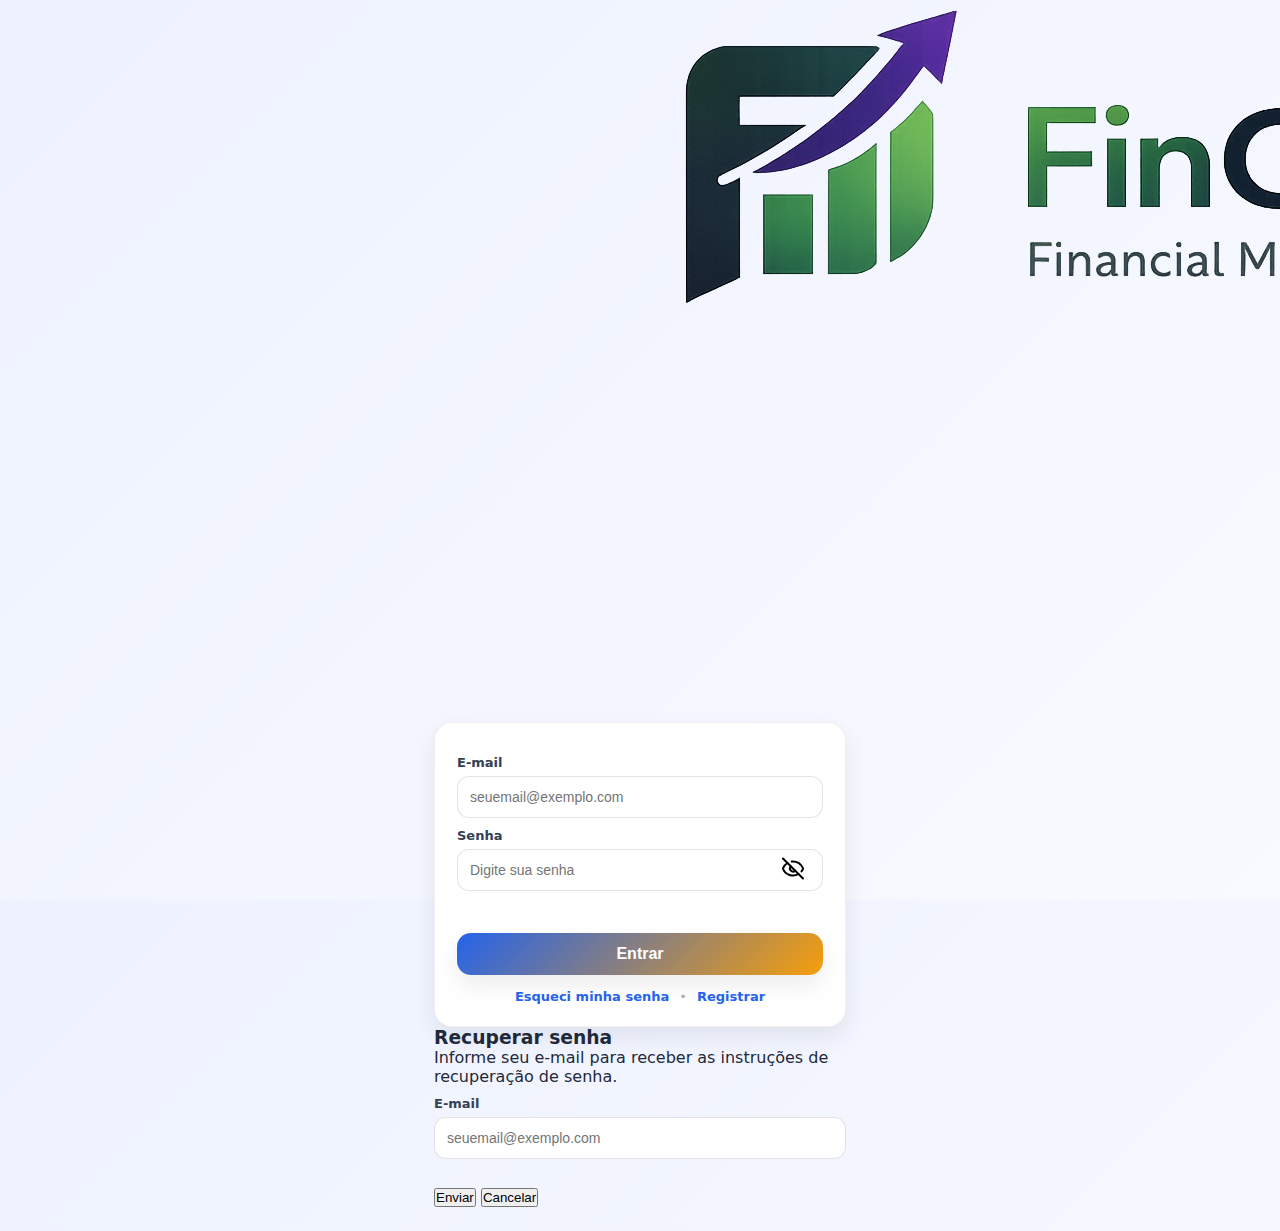
<file: front-end/index.html>
<!doctype html>
<html lang="pt-BR">
  <head>
    <meta charset="utf-8" />
    <meta http-equiv="refresh" content="0; url=./Login/login.html" />
    <meta name="viewport" content="width=device-width, initial-scale=1" />
    <title>Controle Financeiro</title>
  </head>
  <body>
    <p>Redirecionando para o login...</p>
  </body>
</html>
</file>
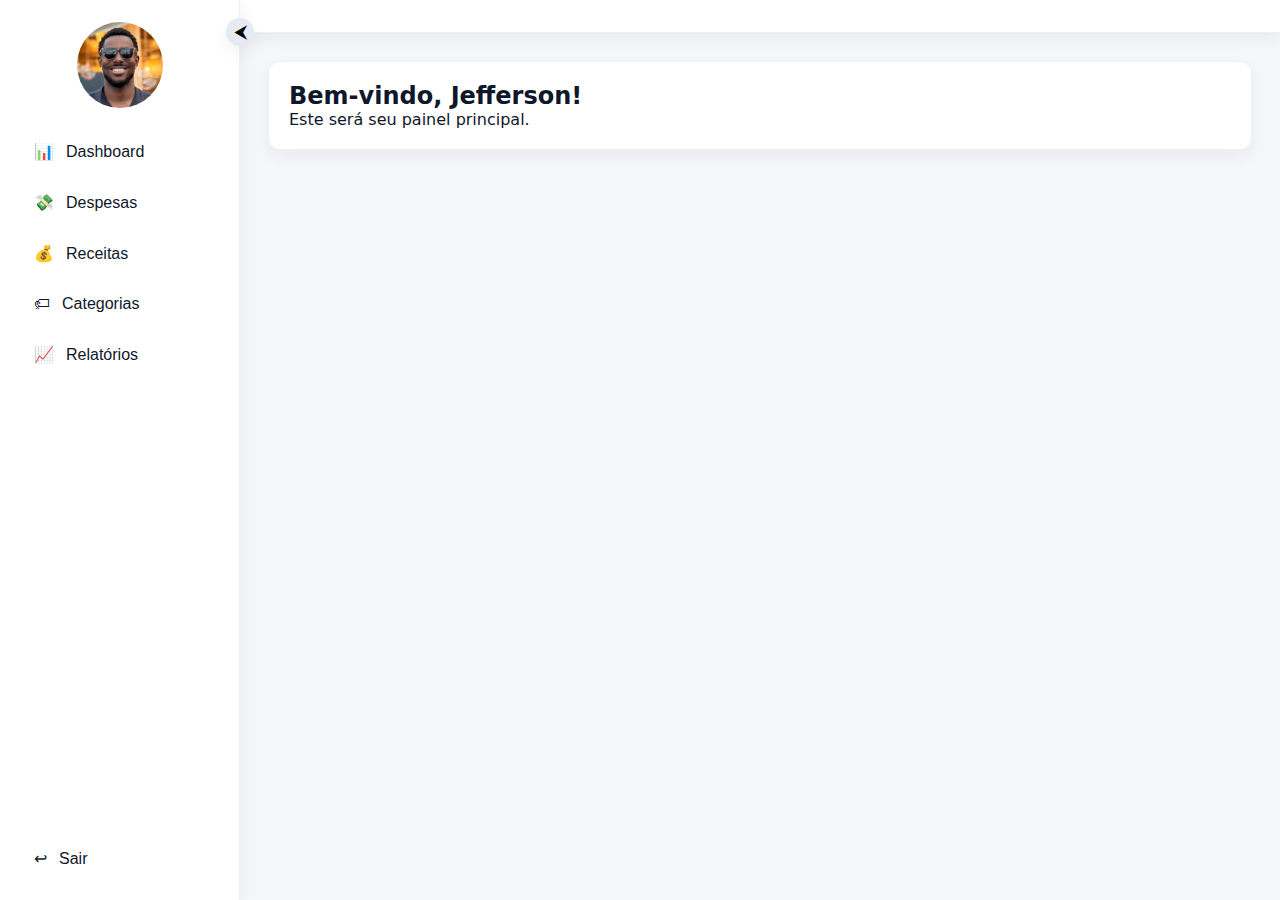
<file: front-end/Jefferson/jefferson_principal.html>
<!DOCTYPE html>
<html lang="pt-BR">
<head>
    <meta charset="UTF-8">
    <meta name="viewport" content="width=device-width, initial-scale=1.0">
    <title>Painel - Controle Financeiro</title>
    <link rel="stylesheet" href="style.css">
    <link rel="website icon" type="icon" href="../IMG/icon.png">
</head>
<body>

    <aside class="sidebar" id="sidebar">
  <button id="collapseBtn" class="collapse-btn" aria-expanded="true" title="Recolher menu">⮜</button>

  <div class="avatar">
    <a href="jefferson_principal.html"><img src="../IMG/perfil_jefferson.jpeg" alt="Foto Jefferson"></a>
  </div>

  <nav class="menu" aria-label="Navegação principal">
    <button class="menu-item" data-section="dashboard" data-tooltip="Dashboard">📊 <span>Dashboard</span></button>
    <button class="menu-item" data-section="despesas" data-tooltip="Despesas">💸 <span>Despesas</span></button>
    <button class="menu-item" data-section="receitas" data-tooltip="Receitas">💰 <span>Receitas</span></button>
    <button class="menu-item" data-section="categorias" data-tooltip="Categorias">🏷 <span>Categorias</span></button>
    <button class="menu-item" data-section="relatorios" data-tooltip="Relatórios">📈 <span>Relatórios</span></button>
  </nav>

  <div class="bottom">
    <button class="menu-item" id="logout" data-tooltip="Sair">↩ <span>Sair</span></button>
  </div>
</aside>


    <div class="main">
        <header class="topbar">
            <button id="toggleMenu" class="menu-btn">☰</button>
            <h1 id="sectionTitle"></h1>
        </header>

        <section id="contentArea">
            <!-- Conteúdo muda via JS -->
            <div class="card">
                <h2>Bem-vindo, Jefferson!</h2>
                <p>Este será seu painel principal.</p>
            </div>
        </section>
    </div>

    <script src="api.js"></script>
    <script src="../Login/utils.js"></script>
    <script src="script.js"></script>

</body>
</html>
</file>
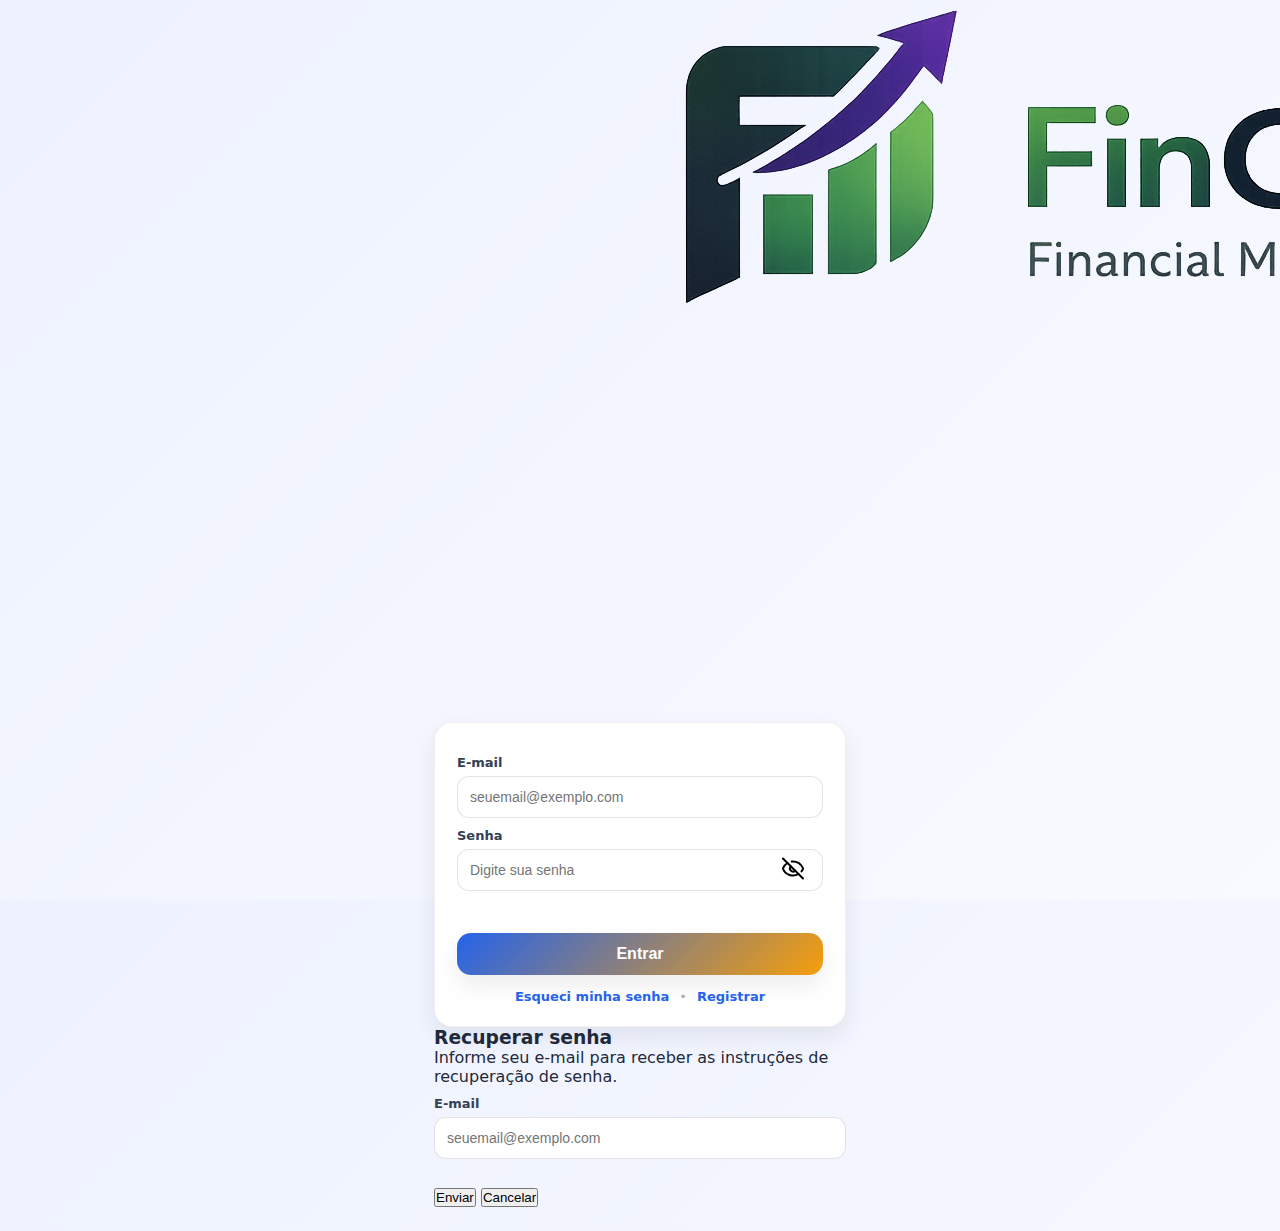
<file: front-end/Login/login.html>
<!doctype html>
<html lang="pt-BR">
<head>
  <meta charset="utf-8" />
  <meta name="viewport" content="width=device-width,initial-scale=1" />
  <title>Controle Financeiro</title>
  <link rel="stylesheet" href="styles.css" />
  <link rel="website icon" type="icon" href="../IMG/logo-fincontrol.png">
</head>
<body>
  <main class="container">

    <div class="logo-container">
      <img src="../IMG/logoVertical-fincontrol.png" alt="FinControl - Controle Financeiro" class="logo">
    </div>

    <section class="login-card" aria-label="Formulário de login">
      <form id="loginForm" novalidate>
        <label for="emailInput" class="label">E-mail</label>
        <input type="email" id="emailInput" name="email" autocomplete="email" placeholder="seuemail@exemplo.com" required/>

        <label for="passwordInput" class="label">Senha</label>
        <div class="password-wrapper">
          <input type="password" id="passwordInput" name="senha" autocomplete="current-password" placeholder="Digite sua senha" required minlength="3"/>

          <button type="button" id="togglePasswordBtn" class="toggle-password" aria-label="Mostrar senha" aria-pressed="false" title="Mostrar senha">
            <img id="iconEye" src="[data-uri]" alt="mostrar senha" />
          </button>
        </div>

        <p id="errorMsg" class="error" aria-live="polite"></p>

        <button id="loginBtn" class="btn" type="submit">
          <span class="btn-text">Entrar</span>
          <span class="spinner" aria-hidden="true"></span>         
        </button>
        <p id="statusMsg" class="status" aria-live="polite"></p>

        <div class="links">
          <a href="#" id="forgotPasswordLink">Esqueci minha senha</a>
          <span class="dot">•</span>
          <a href="#" id="registerLink">Registrar</a>
        </div>
      </form>
    </section>

    <div class="modal" id="forgotPasswordModal">
      <div class="modal-content">
        <h3>Recuperar senha</h3>
        <p class="modal-text">Informe seu e-mail para receber as instruções de recuperação de senha.</p>

        <label for="forgotEmailInput" class="label">E-mail</label>
        <input type="email" id="forgotEmailInput" placeholder="seuemail@exemplo.com" autocomplete="email"/>

        <p id="forgotErrorMsg" class="error" aria-live="polite"></p>
        <div class="modal-actions">
          <button id="sendRecoveryBtn" class="btn-modal-primary">Enviar</button>
          <button id="closeForgotModalBtn" class="btn-modal-secondary">Cancelar</button>
        </div>
      </div>
    </div>

    <!-- SISTEMA DE LOGIN ANTIGO
    <div class="users">
      <button type="button" class="user-card" data-user="Isabella" id="userIsabella" data-user-id="3" data-email="isabellamcecilio@outlook.com" aria-pressed="false">
        <div class="avatar">
            <img src="../IMG/perfil_isabella.jpeg" alt="Foto Isabella">
        </div>
        <div class="info">
          <h2>Isabella  </h2>
        </div>
      </button>

      <button type="button" class="user-card" data-user="Jefferson" id="userJefferson" data-user-id="2" data-email="jefersoncosta0205@outlook.com" aria-pressed="false">
        <div class="avatar">
            <img src="../IMG/perfil_jefferson.jpeg" alt="Foto Jefferson">
        </div>
        <div class="info">
          <h2>Jefferson</h2>
        </div>
      </button>
    </div>

    <div class="actions">
      <button id="continueBtn" class="btn" disabled>Entrar</button>
    </div>
  </main>

  <div id="passwordModal" class="modal hidden">
    <div class="modal-content">
      <h2>Digite sua Senha</h2>

      <input type="password" id="passwordInput" placeholder="Senha">

      <div class="modal-actions">
        <button id="loginBtn" class="btn">Entrar</button>
        <button id="cancelarBtn" class="btn secondary">Cancelar</button>
      </div>

      <p id="errorMsg" class="error"></p>
    </div>
  </div>
  -->
  </main>
  <script src="login.js"></script>
</body>
</html>
</file>
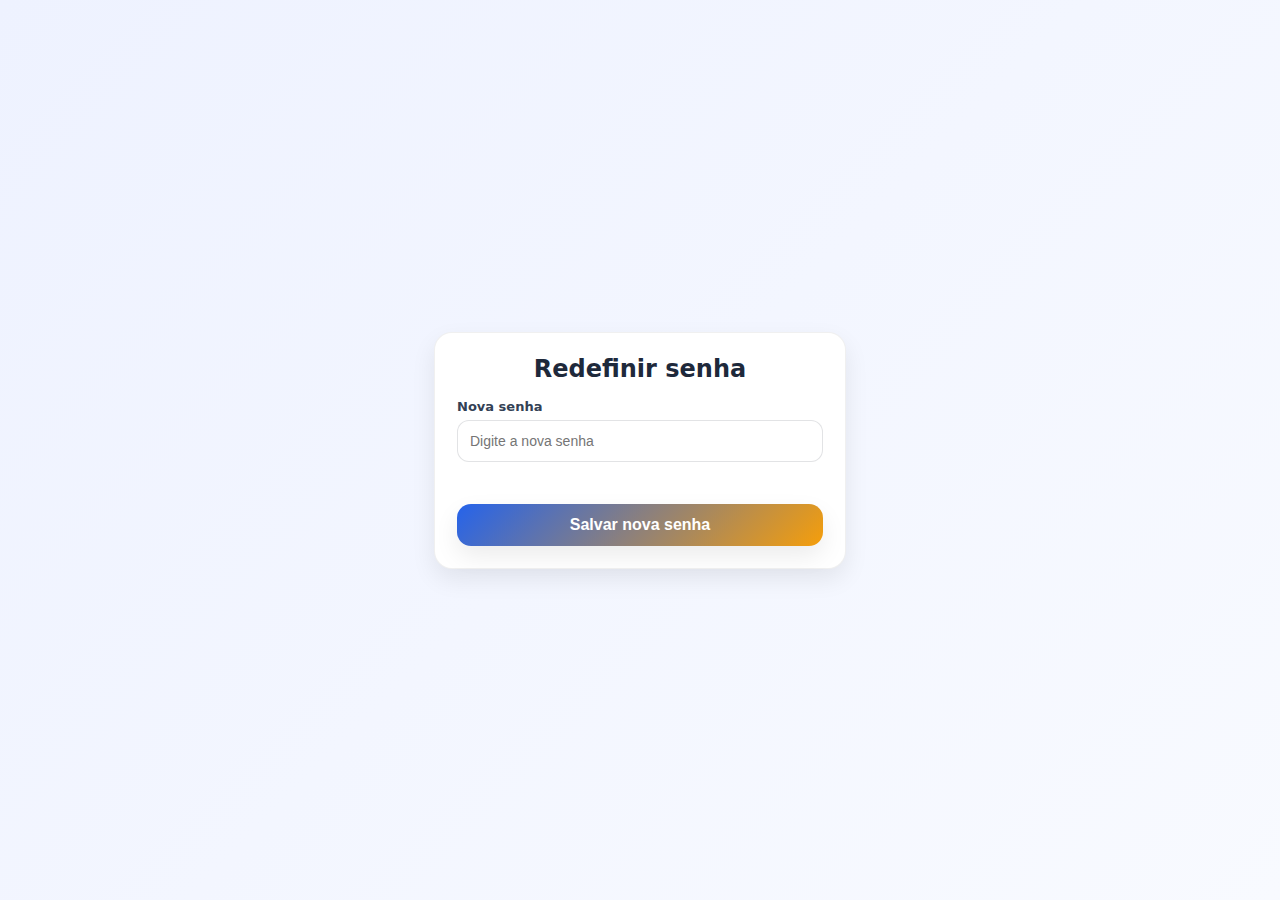
<file: front-end/Login/reset-password.html>
<!doctype html>
<html lang="pt-BR">
<head>
  <meta charset="utf-8" />
  <meta name="viewport" content="width=device-width,initial-scale=1" />
  <title>Redefinir senha</title>
  <link rel="stylesheet" href="styles.css" />
</head>
<body>
  <main class="container">
    <section class="login-card">
      <form id="resetForm">
        <h2 style="text-align:center; margin-bottom: 16px;">Redefinir senha</h2>

        <label for="newPassword" class="label">Nova senha</label>
        <input type="password" id="newPassword" placeholder="Digite a nova senha" required minlength="3" />

        <p id="resetErrorMsg" class="error" aria-live="polite"></p>

        <button id="resetBtn" class="btn" type="submit">
          <span class="btn-text">Salvar nova senha</span>
          <span class="spinner" aria-hidden="true"></span>
        </button>
      </form>
    </section>
  </main>

  <script src="reset-password.js"></script>
</body>
</html>
</file>
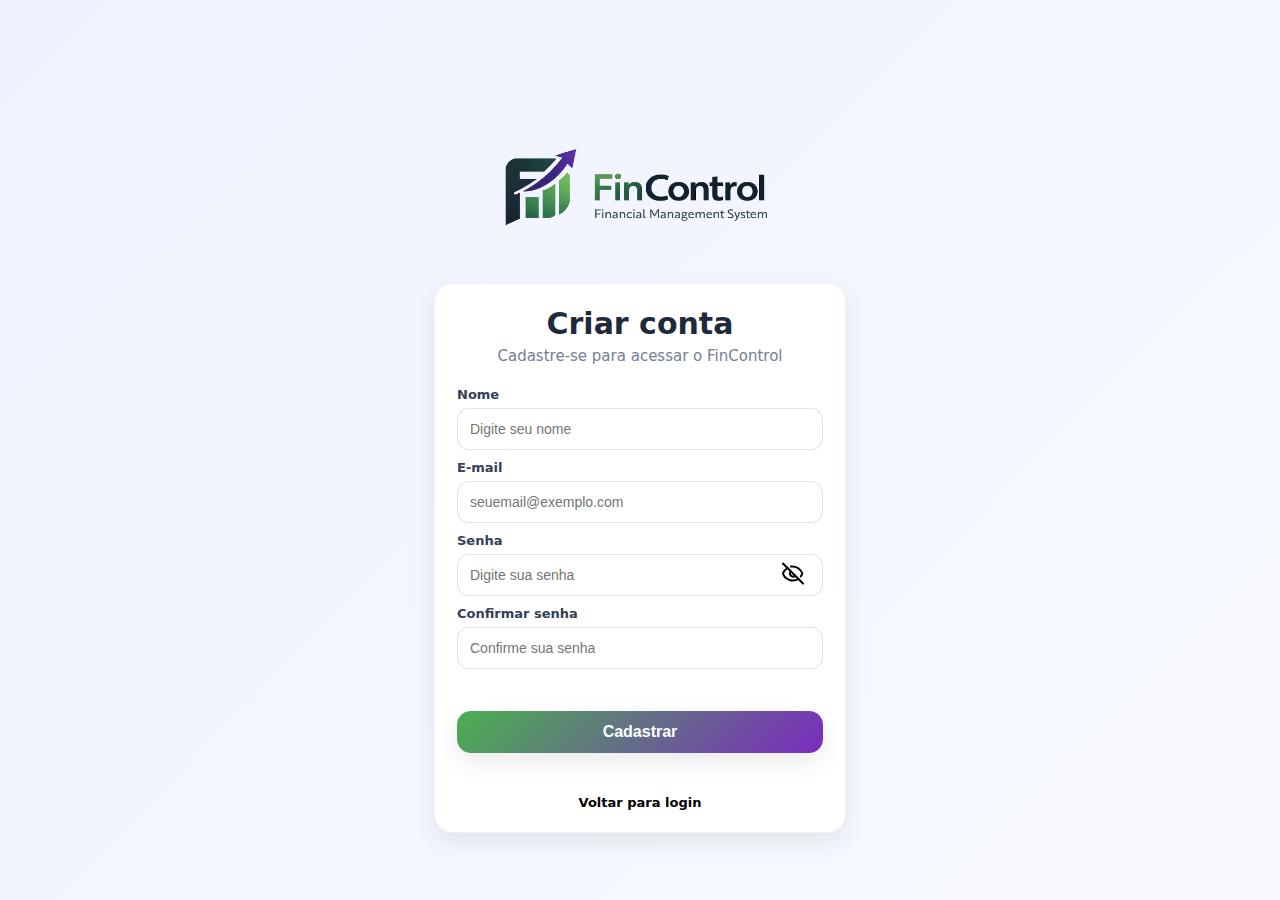
<file: front-end/Registrar/registrar.html>
<!doctype html>
<html lang="pt-BR">
<head>
  <meta charset="utf-8" />
  <meta name="viewport" content="width=device-width,initial-scale=1" />
  <title>Registrar - FinControl</title>
  <link rel="stylesheet" href="registrar.css" />
  <link rel="website icon" type="icon" href="../IMG/logo-fincontrol.png">
</head>
<body>
  <main class="container">

    <div class="logo-container">
      <img src="../IMG/logoVertical-fincontrol.png" alt="FinControl - Controle Financeiro" class="logo">
    </div>

    <section class="login-card" aria-label="Formulário de cadastro">
      <form id="registerForm" novalidate>
        <h1>Criar conta</h1>
        <p class="subtitle">Cadastre-se para acessar o FinControl</p>

        <label for="nomeInput" class="label">Nome</label>
        <input
          type="text"
          id="nomeInput"
          name="nome"
          placeholder="Digite seu nome"
          required
        />

        <label for="emailInput" class="label">E-mail</label>
        <input
          type="email"
          id="emailInput"
          name="email"
          autocomplete="email"
          placeholder="seuemail@exemplo.com"
          required
        />

        <label for="passwordInput" class="label">Senha</label>
        <div class="password-wrapper">
          <input
            type="password"
            id="passwordInput"
            name="senha"
            autocomplete="new-password"
            placeholder="Digite sua senha"
            required
            minlength="3"
          />
          <button type="button" id="togglePasswordBtn" class="toggle-password" aria-label="Mostrar senha" aria-pressed="false" title="Mostrar senha">
            <img id="iconEye" src="[data-uri]" alt="mostrar senha" />
          </button>
        </div>

        <label for="confirmPasswordInput" class="label">Confirmar senha</label>
        <input
          type="password"
          id="confirmPasswordInput"
          name="confirmarSenha"
          autocomplete="new-password"
          placeholder="Confirme sua senha"
          required
          minlength="3"
        />

        <p id="errorMsg" class="error" aria-live="polite"></p>

        <button id="registerBtn" class="btn" type="submit">
          <span class="btn-text">Cadastrar</span>
          <span class="spinner" aria-hidden="true"></span>
        </button>

        <p id="statusMsg" class="status" aria-live="polite"></p>

        <div class="links">
          <a href="../Login/login.html">Voltar para login</a>
        </div>
      </form>
    </section>
  </main>

  <script src="registrar.js"></script>
</body>
</html>
</file>
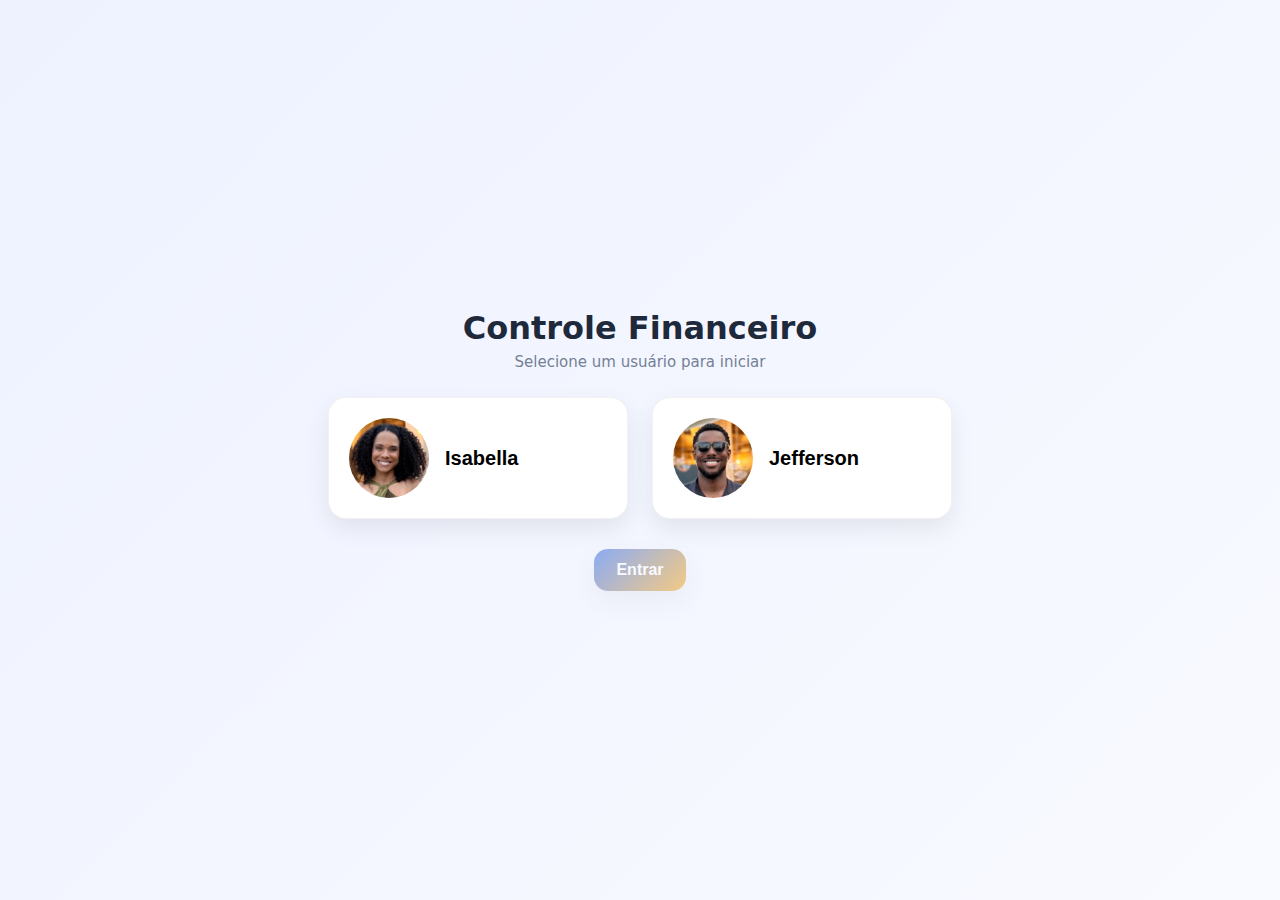
<file: front-end/front-end/Login/login.html>
<!doctype html>
<html lang="pt-BR">
<head>
  <meta charset="utf-8" />
  <meta name="viewport" content="width=device-width,initial-scale=1" />
  <title>Controle Financeiro</title>
  <link rel="stylesheet" href="styles.css" />
  <link rel="website icon" type="icon" href="../IMG/icon.png">
</head>
<body>
  <main class="container">
    <h1>Controle Financeiro</h1>

    <p class="subtitle">Selecione um usuário para iniciar</p>

    <div class="users">
      <button type="button" class="user-card" data-user="Isabella" id="userIsabella" data-user-id="2" data-email="isabellamcecilio@outlook.com" aria-pressed="false">
        <div class="avatar">
            <img src="../IMG/perfil_isabella.jpeg" alt="Foto Isabella">
        </div>
        <div class="info">
          <h2>Isabella  </h2>
        </div>
      </button>

      <button type="button" class="user-card" data-user="Jefferson" id="userJefferson" data-user-id="1" data-email="jefersoncosta0205@outlook.com" aria-pressed="false">
        <div class="avatar">
            <img src="../IMG/perfil_jefferson.jpeg" alt="Foto Jefferson">
        </div>
        <div class="info">
          <h2>Jefferson</h2>
        </div>
      </button>
    </div>

    <div class="actions">
      <button id="continueBtn" class="btn" disabled>Entrar</button>
    </div>
  </main>

  <div id="passwordModal" class="modal hidden">
    <div class="modal-content">
      <h2>Digite sua Senha</h2>

      <input type="password" id="passwordInput" placeholder="Senha">

      <div class="modal-actions">
        <button id="loginBtn" class="btn">Entrar</button>
        <button id="cancelarBtn" class="btn secondary">Cancelar</button>
      </div>

      <p id="errorMsg" class="error"></p>
    </div>
  </div>
  
  <script src="app.js"></script>
</body>
</html>
</file>
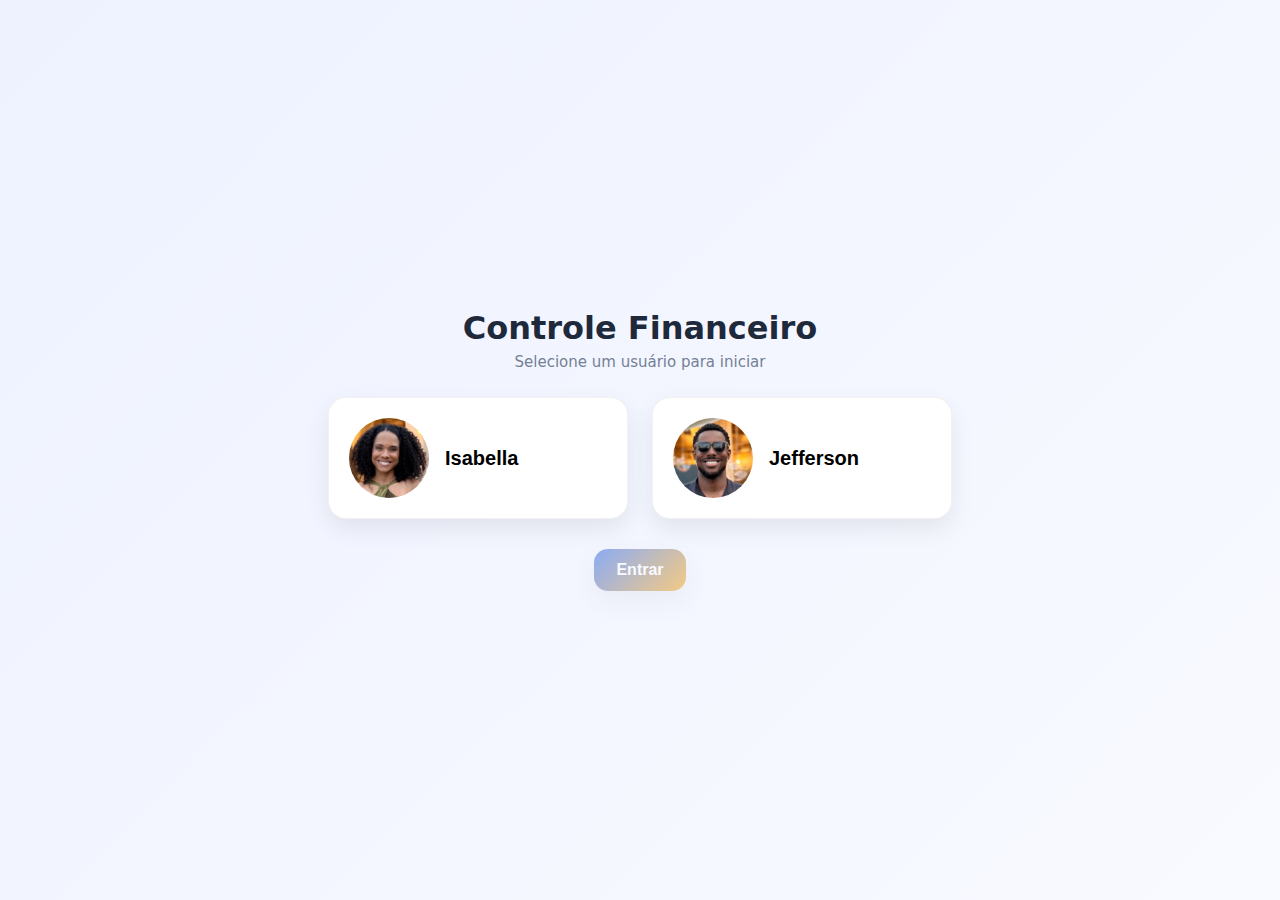
<file: front-end/front-end/Principal/Principal.html>
<!DOCTYPE html>
<html lang="pt-BR">
<head>
    <meta charset="UTF-8">
    <meta name="viewport" content="width=device-width, initial-scale=1.0">
    <title>Painel - Controle Financeiro</title>
    <link rel="stylesheet" href="style.css">
    <link rel="website icon" type="icon" href="../IMG/icon.png">
</head>
<body>

    <aside class="sidebar" id="sidebar">
  <button id="collapseBtn" class="collapse-btn" aria-expanded="true" title="Recolher menu">⮜</button>

  <div class="avatar">
    <a href="Principal.html">
        <img id="userAvatar" alt="Foto do Usuário"></a>
  </div>

  <nav class="menu" aria-label="Navegação principal">
    <button class="menu-item" data-section="dashboard" data-tooltip="Dashboard">📊 <span>Dashboard</span></button>
    <button class="menu-item" data-section="despesas" data-tooltip="Despesas">💸 <span>Despesas</span></button>
    <button class="menu-item" data-section="receitas" data-tooltip="Receitas">💰 <span>Receitas</span></button>
    <button class="menu-item" data-section="categorias" data-tooltip="Categorias">🏷 <span>Categorias</span></button>
    <button class="menu-item" data-section="relatorios" data-tooltip="Relatórios">📈 <span>Relatórios</span></button>
  </nav>

  <div class="bottom">
    <button class="menu-item" id="logout" data-tooltip="Sair">↩ <span>Sair</span></button>
  </div>
</aside>


    <div class="main">
        <header class="topbar">
            <button id="toggleMenu" class="menu-btn">☰</button>
            <h1 id="sectionTitle"></h1>
        </header>

        <section id="contentArea">
            <div class="card">
            </div>
        </section>
    </div>

    <script src="api.js"></script>
    <script src="../Login/utils.js"></script>
    <script src="script.js"></script>

</body>
</html>
</file>
<file: front-end/Jefferson/style.css>
:root{
  --bg:#f5f7fb;
  --card:#ffffff;
  --accent:#2b6ef6;
  --muted:#6b7280;
  --shadow:0 6px 18px rgba(15,23,42,0.06);
  font-family: Inter, system-ui, -apple-system;
}

*{ box-sizing:border-box; margin:0; padding:0 }

body{
  background:var(--bg);
  color:#0f172a;
  display:flex;
  height:100vh;
  overflow:hidden;
}

/* ----------------------------- */
/* MENU LATERAL */
/* ----------------------------- */
.sidebar{
  position: relative;        /* necessário para o botão */
  width:240px;
  background:var(--card);
  box-shadow:var(--shadow);
  border-right:1px solid rgba(15,23,42,0.06);
  padding:20px;
  display:flex;
  flex-direction:column;
  gap:20px;
  transition: width .25s ease;  /* TRANSIÇÃO ÚNICA */
  overflow:visible;
}

/* BOTÃO DE RECOLHER */
.collapse-btn {
  position: absolute;
  top: 18px;
  right: -15px;

  width: 28px;
  height: 28px;

  border: 0;
  background: #e6eaf3;
  border-radius: 50%;
  box-shadow: var(--shadow);
  cursor: pointer;
  font-size: 16px;
  font-weight: bold;
  transition: transform .25s ease;
  z-index: 50;
}

/* COLAPSADO */
.sidebar.collapsed {
  width: 80px;
}

/* Esconde texto */
.sidebar.collapsed .menu-item span,
.sidebar.collapsed .bottom span {
  display: none;
}

/* Centraliza ícones */
.sidebar.collapsed .menu-item {
  text-align: center;
  padding: 12px 0;
}

/* Avatar */
.avatar {
    width: 90px;
    height: 90px;
    border-radius: 50%;
    overflow: hidden;
    align-items: center;
    justify-content: center;
    background: #ffffff44;
    border: 2px solid #ffffff88;
    margin: 0 auto;
    transition: width .25s ease, height .25s ease;
}

.avatar img {
    width: 100%;
    height: 100%;
    object-fit: cover;
}

.sidebar.collapsed .avatar {
    width: 56px;
    height: 56px;
}

/* Roda o botão ao colapsar */
.sidebar.collapsed .collapse-btn {
  transform: rotate(180deg);
}

/* ----------------------------- */
/* MENU LINKS */
/* ----------------------------- */

.menu{
  display:flex;
  flex-direction:column;
  gap:8px;
}

.menu-item{
  background:transparent;
  border:0;
  text-align:left;
  padding:12px 14px;
  font-size:16px;
  border-radius:8px;
  cursor:pointer;
  color:#0f172a;
  transition:0.15s;
  display: flex;
  gap: 12px;
  align-items: center;
}

.menu-item:hover{
  background:#e7efff;
}

.menu-item.active{
  background:var(--accent);
  color:white;
  box-shadow:0 6px 20px rgba(43,110,246,0.25);
}

/* ----------------------------- */
/* TOOLTIP */
/* ----------------------------- */
.menu-item {
  position: relative;
}

.menu-item[data-tooltip]:hover::after {
  content: attr(data-tooltip);
  position: absolute;
  left: 110%;
  top: 50%;
  transform: translateY(-50%);
  white-space: nowrap;
  background: rgba(15,23,42,0.95);
  color: #fff;
  padding: 6px 10px;
  border-radius: 6px;
  font-size: 13px;
  box-shadow: 0 8px 20px rgba(0,0,0,0.12);
  pointer-events: none;
}

.sidebar:not(.collapsed) .menu-item[data-tooltip]:hover::after {
  display: none;
}

/* ----------------------------- */
/* BOTÃO DE SAIR */
/* ----------------------------- */
.bottom{
  margin-top:auto;
}

/* ----------------------------- */
/* MAIN AREA */
/* ----------------------------- */
.main{
  flex:1;
  display:flex;
  flex-direction:column;
}

.topbar{
  background:var(--card);
  padding:16px 22px;
  display:flex;
  align-items:center;
  gap:14px;
  border-bottom:1px solid rgba(15,23,42,0.06);
  box-shadow:var(--shadow);
}

.menu-btn{
  display:none;
  border:0;
  background:var(--accent);
  color:white;
  padding:8px 12px;
  border-radius:6px;
}

#contentArea{
  flex:1;
  padding:28px;
  overflow:auto;
}

.card{
  background:var(--card);
  padding:20px;
  border-radius:12px;
  box-shadow:var(--shadow);
  border:1px solid rgba(15,23,42,0.06);
}

/* ----------------------------- */
/* MOBILE */
/* ----------------------------- */

@media (max-width:900px){
  .sidebar{
    position:fixed;
    left:-250px;
    top:0;
    height:100vh;
    transition:0.25s;
    width: 240px;  /* ignora o comportamento colapsado no mobile */
  }

  .sidebar.open{
    left:0;
  }

  .menu-btn{
    display:block;
  }

  /* Não mostrar botão de recolher no mobile */
  .collapse-btn {
    display:none;
  }
}
</file>
<file: front-end/Login/styles.css>
:root {
  --bg1: #eef2ff;
  --bg2: #f8faff;
  --card: #ffffff;

  --accent: #2563eb;
  --accent2: #10b981;
  --accent3: #f59e0b;
  --muted: #748096;

  --shadow: 0 10px 25px rgba(0,0,0,0.08);

  font-family: "Poppins", system-ui, sans-serif;
}

* { box-sizing: border-box; margin: 0; padding: 0; }

html, body {
  height: 100%;
  background: linear-gradient(135deg, var(--bg1), var(--bg2));
  color: #1e293b;
}

body {
  display: flex;
  align-items: center;
  justify-content: center;
  padding: 24px;
}

.container {
  width: 100%;
  max-width: 460px;
  padding: 24px;
}

h1 {
  text-align: center;
  font-size: 32px;
  font-weight: 700;
  margin-bottom: 6px;
}

.subtitle {
  text-align: center;
  color: var(--muted);
  font-size: 15px;
  margin-bottom: 22px;
}

.login-card {
  background: var(--card);
  border: 1px solid rgba(0,0,0,0.06);
  border-radius: 18px;
  box-shadow: var(--shadow);
  padding: 22px;
}

.label {
  display: block;
  font-weight: 600;
  font-size: 13px;
  margin: 10px 0 6px;
  color: #334155;
}

input {
  width: 100%;
  padding: 12px 12px;
  border-radius: 12px;
  border: 1px solid rgba(15,23,42,0.12);
  outline: none;
  font-size: 14px;
  background: #fff;
}

input:focus {
  border-color: rgba(37, 99, 235, 0.65);
  box-shadow: 0 0 0 4px rgba(37,99,235,0.12);
}

.password-wrapper {
  position: relative;
}

.toggle-password {
  position: absolute;
  right: 10px;
  top: 50%;
  transform: translateY(-50%);

  border: none;
  background: transparent;
  cursor: pointer;

  padding: 6px 8px;
  border-radius: 10px;
}

.toggle-password:hover {
  background: rgba(15, 23, 42, 0.06);
}

.btn {
  width: 100%;
  margin-top: 14px;

  padding: 12px 22px;
  border: none;
  border-radius: 14px;

  background: linear-gradient(135deg, var(--accent), var(--accent3));
  color: white;

  font-size: 16px;
  font-weight: 600;

  cursor: pointer;
  transition: .15s ease;
  box-shadow: var(--shadow);
}

.btn:hover {
  transform: translateY(-2px);
  box-shadow: 0 12px 30px rgba(0,0,0,0.18);
}

.btn:disabled {
  opacity: 0.6;
  cursor: not-allowed;
  transform: none;
}

.error {
  min-height: 18px; /* evita “pular” layout */
  color: #dc2626;
  font-size: 13px;
  margin-top: 10px;
}

.links {
  margin-top: 14px;
  display: flex;
  justify-content: center;
  gap: 10px;
  font-size: 13px;
}

.links a {
  color: var(--accent);
  text-decoration: none;
  font-weight: 600;
}

.links a:hover {
  text-decoration: underline;
}

.dot {
  color: rgba(15,23,42,0.35);
}
</file>
<file: front-end/Registrar/registrar.css>
:root {
  --bg1: #eef2ff;
  --bg2: #f8faff;
  --card: #ffffff;

  --accent: #2563eb;
  --accent2: #10b981;
  --accent3: #f59e0b;
  --muted: #748096;

  --primary-green: #4CAF50;
  --primary-purple: #7B2CBF;
  --dark-text: #1F2937;

  --shadow: 0 10px 25px rgba(0,0,0,0.08);

  font-family: "Poppins", system-ui, sans-serif;
}

* {
  box-sizing: border-box;
  margin: 0;
  padding: 0;
}

html, body {
  height: 100%;
  background: linear-gradient(135deg, var(--bg1), var(--bg2));
  color: #1e293b;
}

body {
  display: flex;
  align-items: center;
  justify-content: center;
  padding: 24px;
}

.container {
  width: 100%;
  max-width: 460px;
  padding: 24px;
}

h1 {
  text-align: center;
  font-size: 30px;
  font-weight: 700;
  margin-bottom: 6px;
}

.subtitle {
  text-align: center;
  color: var(--muted);
  font-size: 15px;
  margin-bottom: 22px;
}

.login-card {
  background: var(--card);
  border: 1px solid rgba(0,0,0,0.06);
  border-radius: 18px;
  box-shadow: var(--shadow);
  padding: 22px;
}

.label {
  display: block;
  font-weight: 600;
  font-size: 13px;
  margin: 10px 0 6px;
  color: #334155;
}

input {
  width: 100%;
  padding: 12px 12px;
  border-radius: 12px;
  border: 1px solid rgba(15,23,42,0.12);
  outline: none;
  font-size: 14px;
  background: #fff;
}

input:focus {
  border-color: rgba(37, 99, 235, 0.65);
  box-shadow: 0 0 0 4px rgba(37,99,235,0.12);
}

.password-wrapper {
  position: relative;
}

.toggle-password {
  position: absolute;
  right: 10px;
  top: 50%;
  transform: translateY(-50%);
  border: none;
  background: transparent;
  cursor: pointer;
  padding: 6px 8px;
  border-radius: 10px;
}

.toggle-password:hover {
  background: rgba(15, 23, 42, 0.06);
}

.btn {
  width: 100%;
  margin-top: 14px;
  padding: 12px 22px;
  border: none;
  border-radius: 14px;
  background: linear-gradient(135deg, #4CAF50, #7B2CBF);
  color: white;
  font-size: 16px;
  font-weight: 600;
  cursor: pointer;
  transition: .15s ease;
  box-shadow: var(--shadow);

  display: inline-flex;
  align-items: center;
  justify-content: center;
  gap: 10px;
}

.btn:hover {
  transform: translateY(-2px);
  box-shadow: 0 12px 30px rgba(0,0,0,0.18);
}

.btn:disabled {
  opacity: 0.6;
  cursor: not-allowed;
  transform: none;
}

.error {
  min-height: 18px;
  color: #dc2626;
  font-size: 13px;
  margin-top: 10px;
}

.links {
  margin-top: 14px;
  display: flex;
  justify-content: center;
  gap: 10px;
  font-size: 13px;
}

.links a {
  color: black;
  text-decoration: none;
  font-weight: 600;
}

.links a:hover {
  text-decoration: underline;
}

.spinner {
  width: 16px;
  height: 16px;
  border: 2px solid rgba(255,255,255,0.9);
  border-top-color: transparent;
  border-radius: 50%;
  display: none;
  animation: spin .7s linear infinite;
}

@keyframes spin {
  to { transform: rotate(360deg); }
}

.btn.is-loading .spinner {
  display: inline-block;
}

.btn.is-loading {
  cursor: progress;
}

.error.shake {
  animation: shake .22s ease;
}

@keyframes shake {
  0% { transform: translateX(0); }
  25% { transform: translateX(-4px); }
  50% { transform: translateX(4px); }
  75% { transform: translateX(-3px); }
  100% { transform: translateX(0); }
}

input.is-invalid {
  border-color: rgba(220,38,38,0.65);
  box-shadow: 0 0 0 4px rgba(220,38,38,0.10);
}

input.is-valid {
  border-color: rgba(16,185,129,0.65);
  box-shadow: 0 0 0 4px rgba(16,185,129,0.10);
}

.status {
  min-height: 18px;
  margin-top: 10px;
  font-size: 13px;
  color: black;
  text-align: center;
}

.logo-container {
  display: flex;
  justify-content: center;
  margin-bottom: -50px;
}

.logo {
  width: 400px;
  height: auto;
  max-width: 100%;
  transition: transform .25s ease;
}

.logo:hover {
  transform: scale(1.03);
}
</file>
<file: front-end/front-end/Login/styles.css>
:root {
    --bg1: #eef2ff;
    --bg2: #f8faff;
    --card: #ffffff;

    --accent: #2563eb;
    --accent2: #10b981;
    --accent3: #f59e0b;
    --muted: #748096;

    --shadow: 0 10px 25px rgba(0,0,0,0.08);

    font-family: "Poppins", system-ui, sans-serif;
}

* {
    box-sizing: border-box;
    margin: 0;
    padding: 0;
}

html {
    height: 100%;
    background: linear-gradient(135deg, var(--bg1), var(--bg2));
    color: #1e293b;
}

body {
  display: flex;
  align-items: center;
  justify-content: center;
  height: 100vh;
  margin: 0;
  background: linear-gradient(135deg, var(--bg1), var(--bg2));
}

.container {
    max-width: 900px;
    margin: 6vh auto;
    padding: 24px;
}

h1 {
    text-align: center;
    font-size: 32px;
    font-weight: 700;
    margin-bottom: 6px;
}

.subtitle {
    text-align: center;
    color: var(--muted);
    font-size: 15px;
    margin-bottom: 26px;
}

.users {
    display: flex;
    gap: 24px;
    justify-content: center;
    flex-wrap: wrap;
}

.user-card {
    width: 300px;
    padding: 20px;

    display: flex;
    align-items: center;
    gap: 16px;

    background: var(--card);
    border-radius: 18px;
    border: 1px solid rgba(0,0,0,0.05);

    box-shadow: var(--shadow);

    cursor: pointer;

    transition: 
        transform .15s ease,
        box-shadow .15s ease,
        border-color .15s ease;
}

.user-card:hover {
    transform: translateY(-6px);
    box-shadow: 0 16px 40px rgba(0,0,0,0.12);
    border-color: var(--accent);
}

.user-card[aria-pressed="true"] {
    transform: translateY(-6px) scale(1.02);
    border-color: var(--accent);
    box-shadow: 0 16px 40px rgba(37, 99, 235, 0.25);
}

.avatar {
  width: 80px;
  height: 80px;
  border-radius: 50%;
  overflow: hidden;
  display: flex;
  justify-content: center;
  align-items: center;
  background: #ddd;
}

.avatar img {
  width: 100%;
  height: 100%;
  object-fit: cover;
}


.user-card:hover .avatar {
    transform: scale(1.07);
}

.info h2 {
    margin: 0;
    font-size: 20px;
    font-weight: 600;
}

.info p {
    margin: 6px 0 0;
    color: var(--muted);
    font-size: 14px;
}

.actions {
    margin-top: 30px;
    text-align: center;
}

.btn {
    padding: 12px 22px;
    border: none;
    border-radius: 14px;

    background: linear-gradient(135deg, var(--accent), var(--accent3));
    color: white;

    font-size: 16px;
    font-weight: 600;

    cursor: pointer;
    transition: .15s ease;
    box-shadow: var(--shadow);
}

.btn:hover {
    transform: translateY(-3px);
    box-shadow: 0 12px 30px rgba(0,0,0,0.18);
}

.btn:disabled {
    opacity: 0.5;
    cursor: not-allowed;
}

/**/

.modal {
  position: fixed;
  inset: 0;
  background: rgba(0,0,0,.5);
  display: flex;
  align-items: center;
  justify-content: center;
}

.hidden {
  display: none;
}

.modal-content {
  background: white;
  padding: 24px;
  border-radius: 16px;
  width: 320px;
  text-align: center;
}

.modal-content input {
  width: 100%;
  padding: 10px;
  margin: 16px 0;
}

.modal-actions {
  display: flex;
  gap: 10px;
  justify-content: center;
}

.error {
  color: red;
  margin-top: 10px;
}
</file>
<file: front-end/front-end/Principal/style.css>
:root{
  --bg:#f5f7fb;
  --card:#ffffff;
  --accent:#2b6ef6;
  --muted:#6b7280;
  --shadow:0 6px 18px rgba(15,23,42,0.06);
  font-family: Inter, system-ui, -apple-system;
}

*{ box-sizing:border-box; margin:0; padding:0 }

body{
  background:var(--bg);
  color:#0f172a;
  display:flex;
  height:100vh;
  overflow:hidden;
}

/* ----------------------------- */
/* MENU LATERAL */
/* ----------------------------- */
.sidebar{
  position: relative;        /* necessário para o botão */
  width:240px;
  background:var(--card);
  box-shadow:var(--shadow);
  border-right:1px solid rgba(15,23,42,0.06);
  padding:20px;
  display:flex;
  flex-direction:column;
  gap:20px;
  transition: width .25s ease;  /* TRANSIÇÃO ÚNICA */
  overflow:visible;
}

/* BOTÃO DE RECOLHER */
.collapse-btn {
  position: absolute;
  top: 18px;
  right: -15px;

  width: 28px;
  height: 28px;

  border: 0;
  background: #e6eaf3;
  border-radius: 50%;
  box-shadow: var(--shadow);
  cursor: pointer;
  font-size: 16px;
  font-weight: bold;
  transition: transform .25s ease;
  z-index: 50;
}

/* COLAPSADO */
.sidebar.collapsed {
  width: 80px;
}

/* Esconde texto */
.sidebar.collapsed .menu-item span,
.sidebar.collapsed .bottom span {
  display: none;
}

/* Centraliza ícones */
.sidebar.collapsed .menu-item {
  text-align: center;
  padding: 12px 0;
}

/* Avatar */
.avatar {
    width: 90px;
    height: 90px;
    border-radius: 50%;
    overflow: hidden;
    align-items: center;
    justify-content: center;
    background: #ffffff44;
    border: 2px solid #ffffff88;
    margin: 0 auto;
    transition: width .25s ease, height .25s ease;
}

.avatar img {
    width: 100%;
    height: 100%;
    object-fit: cover;
}

.sidebar.collapsed .avatar {
    width: 56px;
    height: 56px;
}

/* Roda o botão ao colapsar */
.sidebar.collapsed .collapse-btn {
  transform: rotate(180deg);
}

.menu{
  display:flex;
  flex-direction:column;
  gap:8px;
}

.menu-item{
  background:transparent;
  border:0;
  text-align:left;
  padding:12px 14px;
  font-size:16px;
  border-radius:8px;
  cursor:pointer;
  color:#0f172a;
  transition:0.15s;
  display: flex;
  gap: 12px;
  align-items: center;
}

.menu-item:hover{
  background:#e7efff;
}

.menu-item.active{
  background:var(--accent);
  color:white;
  box-shadow:0 6px 20px rgba(43,110,246,0.25);
}

/* ----------------------------- */
/* TOOLTIP */
/* ----------------------------- */
.menu-item {
  position: relative;
}

.menu-item[data-tooltip]:hover::after {
  content: attr(data-tooltip);
  position: absolute;
  left: 110%;
  top: 50%;
  transform: translateY(-50%);
  white-space: nowrap;
  background: rgba(15,23,42,0.95);
  color: #fff;
  padding: 6px 10px;
  border-radius: 6px;
  font-size: 13px;
  box-shadow: 0 8px 20px rgba(0,0,0,0.12);
  pointer-events: none;
}

.sidebar:not(.collapsed) .menu-item[data-tooltip]:hover::after {
  display: none;
}

/* ----------------------------- */
/* BOTÃO DE SAIR */
/* ----------------------------- */
.bottom{
  margin-top:auto;
}

/* ----------------------------- */
/* MAIN AREA */
/* ----------------------------- */
.main{
  flex:1;
  display:flex;
  flex-direction:column;
}

.topbar{
  background:var(--card);
  padding:16px 22px;
  display:flex;
  align-items:center;
  gap:14px;
  border-bottom:1px solid rgba(15,23,42,0.06);
  box-shadow:var(--shadow);
}

.menu-btn{
  display:none;
  border:0;
  background:var(--accent);
  color:white;
  padding:8px 12px;
  border-radius:6px;
}

#contentArea{
  flex:1;
  padding:28px;
  padding-top: 10px;
  overflow:auto;
}

.card{
  background:var(--card);
  padding:20px;
  border-radius:12px;
  box-shadow:var(--shadow);
  border:1px solid rgba(15,23,42,0.06);
}

/* ----------------------------- */
/* MOBILE */
/* ----------------------------- */

@media (max-width:900px){
  .sidebar{
    position:fixed;
    left:-250px;
    top:0;
    height:100vh;
    transition:0.25s;
    width: 240px;  /* ignora o comportamento colapsado no mobile */
  }

  .sidebar.open{
    left:0;
  }

  .menu-btn{
    display:block;
  }

  /* Não mostrar botão de recolher no mobile */
  .collapse-btn {
    display:none;
  }
}
</file>
